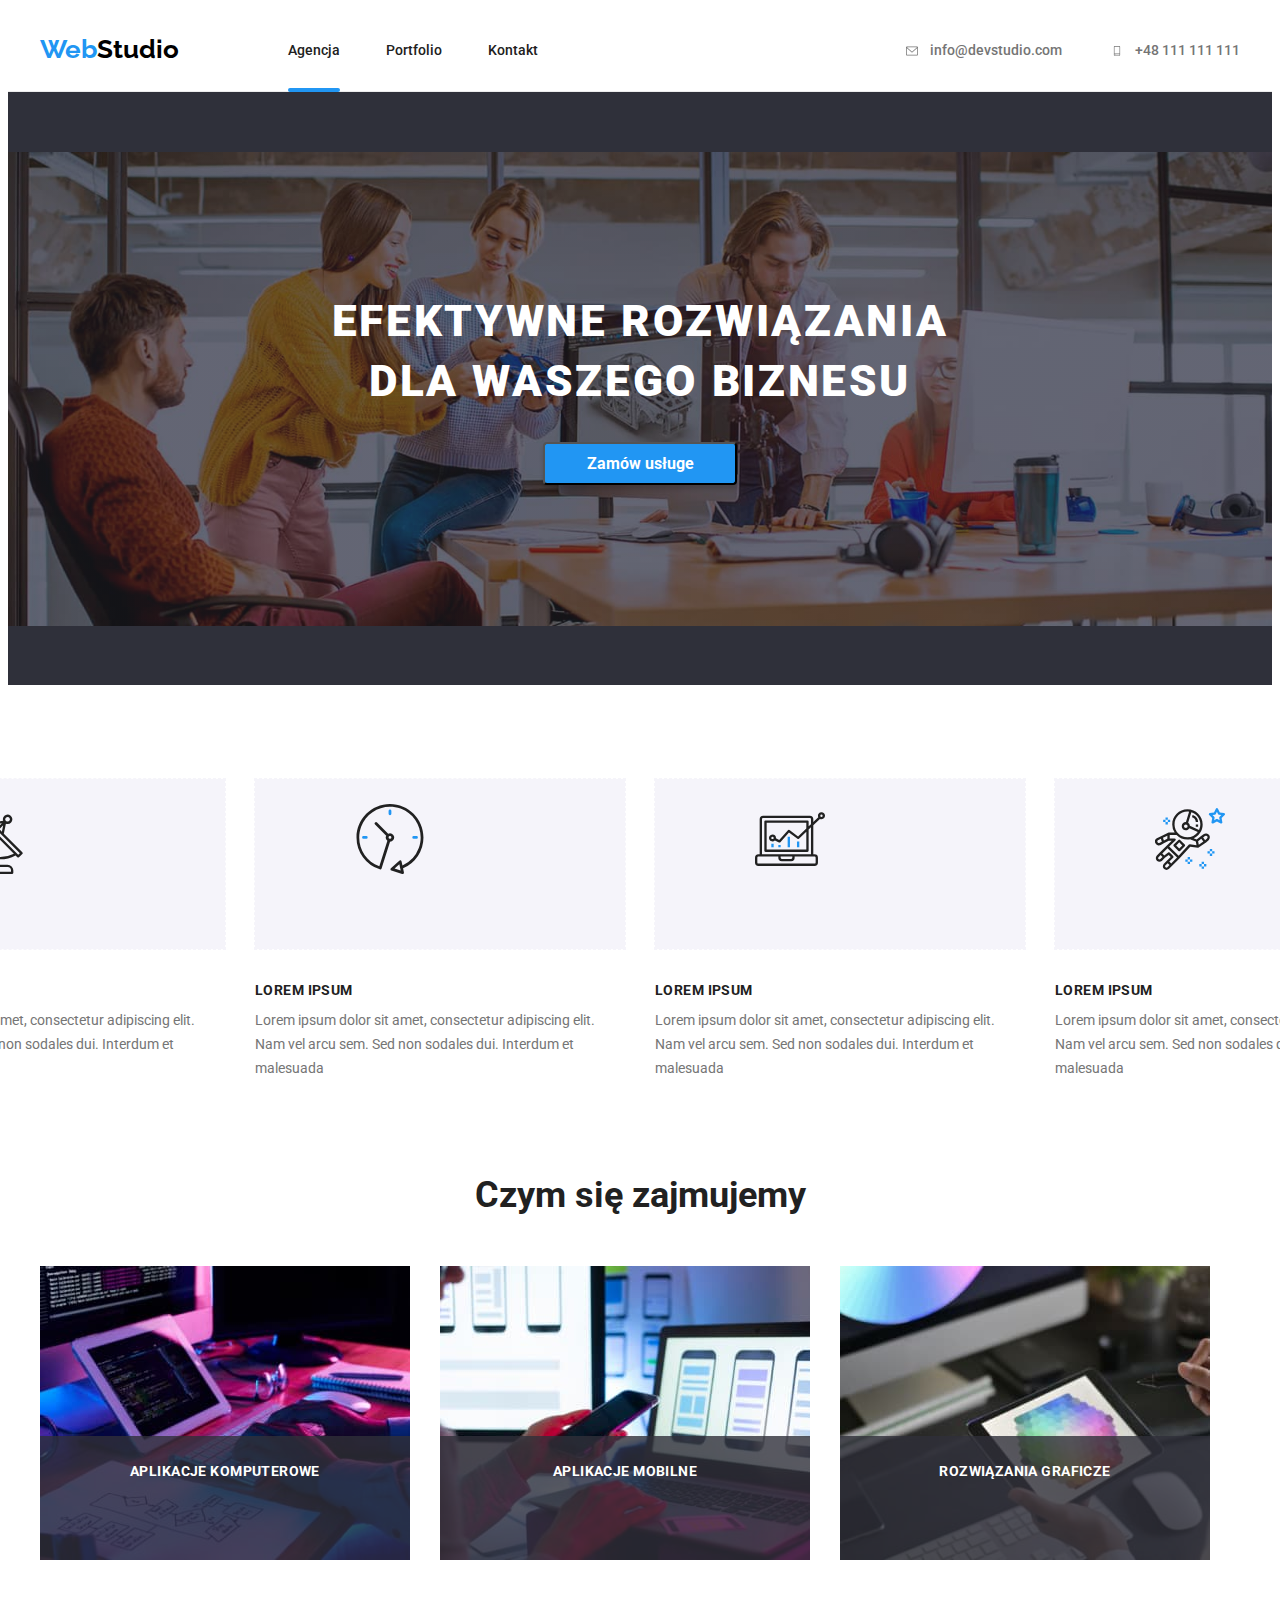
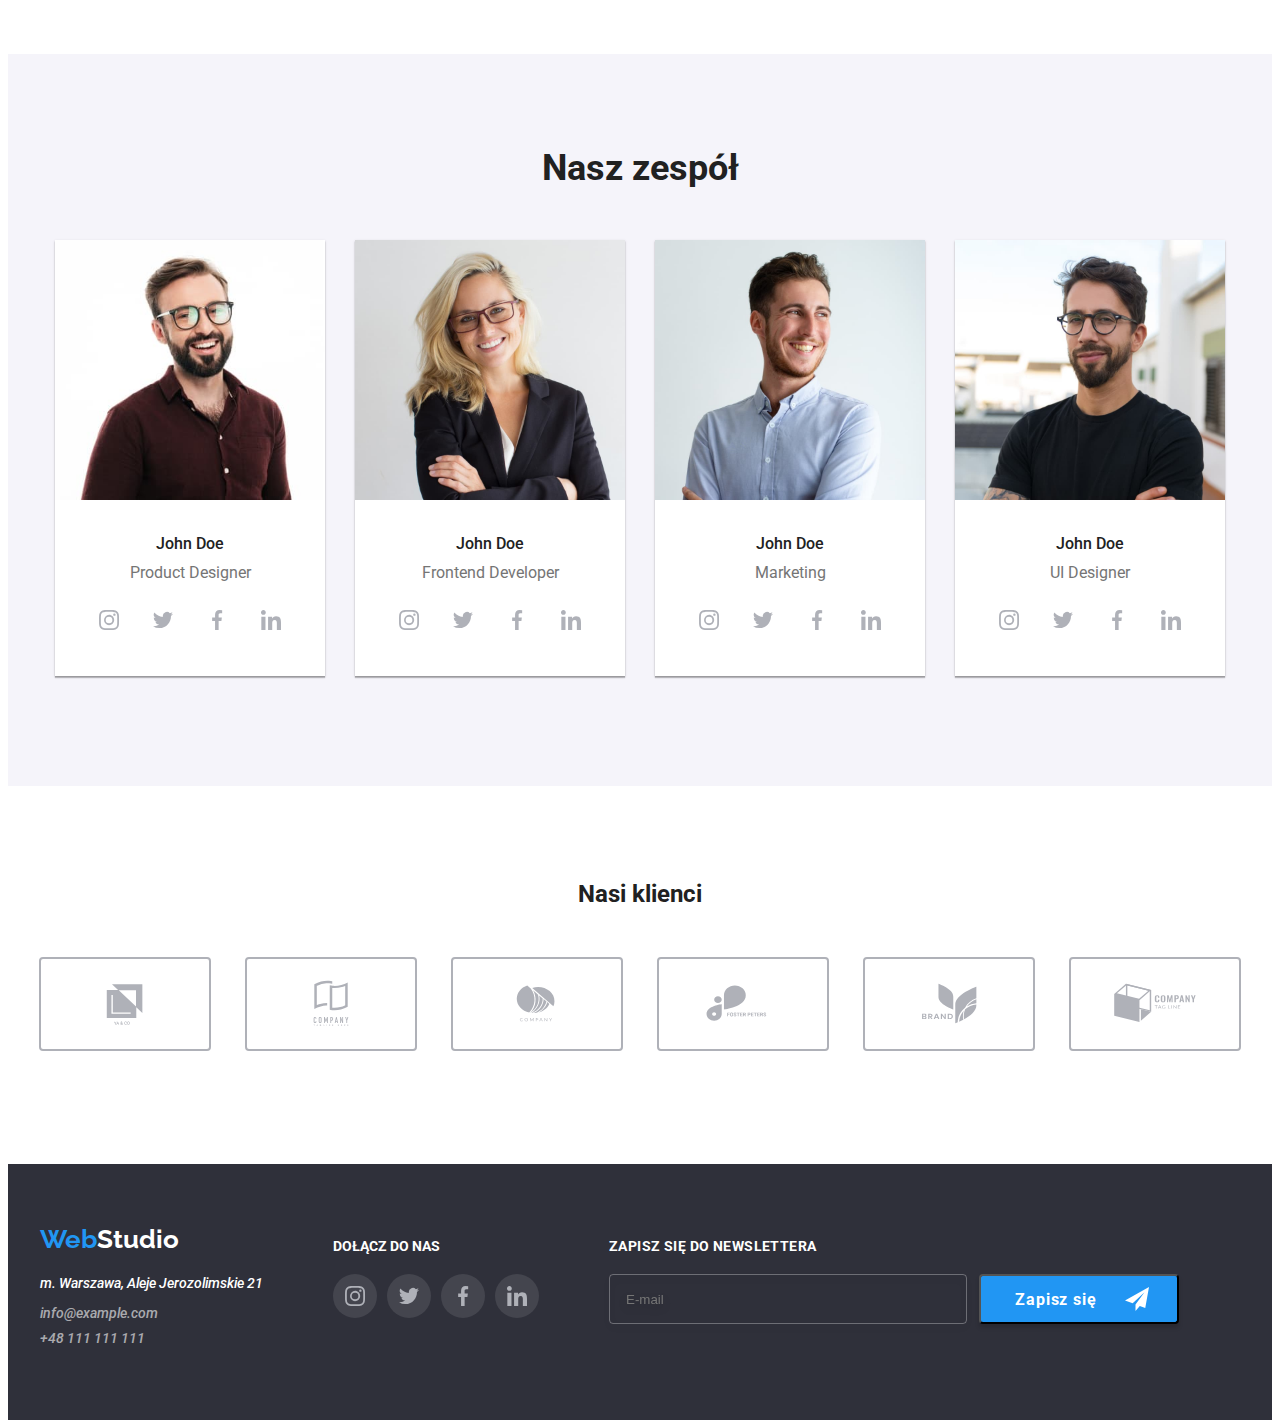
<file: index.html>
<!DOCTYPE html>
<html lang="pl">
  <head>
    <meta charset="UTF-8" />
    <meta http-equiv="X-UA-Compatible" content="IE=edge" />
    <meta name="viewport" content="width=device-width, initial-scale=1.0" />
    <title>Studio</title>
    <link
      rel="stylesheet"
      href="https://cdnjs.cloudflare.com/ajax/libs/modern-normalize/1.1.0/modern-normalize.min.css"
      integrity="sha512-wpPYUAdjBVSE4KJnH1VR1HeZfpl1ub8YT/NKx4PuQ5NmX2tKuGu6U/JRp5y+Y8XG2tV+wKQpNHVUX03MfMFn9Q=="
      crossorigin="anonymous"
      referrerpolicy="no-referrer"
    />

    <link rel="stylesheet" href="./css/styles.css" />

    <link rel="preconnect" href="https://fonts.googleapis.com" />
    <link rel="preconnect" href="https://fonts.gstatic.com" crossorigin />
    <link
      href="https://fonts.googleapis.com/css2?family=Raleway:ital,wght@0,700;1,700&family=Roboto:ital,wght@0,400;0,500;0,700;0,900;1,400;1,500;1,700;1,900&display=swap"
      rel="stylesheet"
    />
  </head>
  <body>
    <header class="main-header">
      <div class="container header-flex">
        <a href="/" class="logo">
          <span class="web"> Web</span><span class="studio">Studio</span>
        </a>
        <nav class="navigation">
          <ul class="navigation-ul">
            <li>
              <div class="is-active"><a href="./index.html" class="index"> Agencja</a></div>
            </li>
            <li><a href="./portfolio.html" class="portfolio">Portfolio</a></li>
            <li><a href="/kontakt" class="contact">Kontakt</a></li>
          </ul>
        </nav>
        <ul class="header-addres-li">
          <li>
            <a href="mailto:info@devstudio.com" class="e-mail">
              <svg width="16" height="12" class="main-ikon-envelope">
                <use href="./images/icons.svg#icon-envelope"></use></svg
              >info@devstudio.com
            </a>
          </li>

          <li>
            <a href="tel:+48111111111" class="telephone">
              <svg width="10" height="16" class="main-ikon-smartphone">
                <use href="./images/icons.svg#icon-smartphone"></use>
              </svg>
              +48 111 111 111
            </a>
          </li>
        </ul>
      </div>
    </header>

    <main>
      <div class="main-div">
        <div class="container">
          <div class="main-flex">
            <h1 class="main-h1">EFEKTYWNE ROZWIĄZANIA DLA WASZEGO BIZNESU</h1>

            <button data-modal-open class="main-button">Zamów usługe</button>
            <div class="modal is-hidden" data-modal>
              <div class="inside-modal">
                <button data-modal-close class="close-data-modal">
                  <svg class="modal-test">
                    <use href="./images/icons.svg#icon-closeclose-but" width="30" height="30"></use>
                  </svg>
                </button>
                <form class="form-data">
                  <div class="form-group" role="group" aria-labelledby="contact-details-head">
                    <p class="form-group-p">Zostaw swoje dane w formularzu poniżej</p>
                    <label class="form-group-label">
                      Imię
                      <input type="text" name="username" class="form-group-input" />
                      <svg class="form-group-svg">
                        <use href="./images/icons.svg#icon-Vectorimie" width="12" height="12"></use>
                      </svg>
                    </label>
                    <label class="form-group-label">
                      Telefon
                      <input type="tel" name="phone_number" class="form-group-input" />
                      <svg class="form-group-svg">
                        <use
                          href="./images/icons.svg#icon-Vectortelefon"
                          width="12"
                          height="12"
                        ></use>
                      </svg>
                    </label>
                    <label class="form-group-label">
                      Email
                      <input type="email" name="email" class="form-group-input" />
                      <svg class="form-group-svg">
                        <use
                          href="./images/icons.svg#icon-Vectoremail"
                          width="12"
                          height="12"
                        ></use>
                      </svg>
                    </label>
                    <label class="form-group-label">
                      Komentarz
                      <textarea
                        name="feedback"
                        rows="6"
                        placeholder="Wprowadź tekst "
                        class="form-group-input-feedback"
                      ></textarea>
                    </label>
                    <label class="form-group-label-last">
                      <input
                        type="checkbox"
                        name="terms_and_conditions"
                        value="agree"
                        class="form-group-input-last"
                      />
                      <span class="checkmark"
                        ><svg class="test-checkmark">
                          <use
                            href="./images/icons.svg#icon-icon-checkcheckbox"
                            width="18"
                            height="18"
                          ></use>
                        </svg>
                      </span>
                      <span class="terms">
                        Oświadczam iż akceptuję <span class="conditions"> Regulamin</span> i
                        <span class="conditions">Politykę Prywatności</span>.
                      </span>
                    </label>
                  </div>
                  <button type="submit" class="send-form-info">Wyślij</button>
                </form>
              </div>
            </div>
          </div>
        </div>
      </div>

      <section class="section lower-bottom">
        <div class="container">
          <ul class="lorem">
            <li class="lorem-li">
              <svg class="icon-lorem" width="270" height="120">
                <use href="./images/icons.svg#icon-antenna-1" width="70" height="70"></use>
              </svg>
              <h5 class="lorem-h5">LOREM IPSUM</h5>
              <p class="lorem-p">
                Lorem ipsum dolor sit amet, consectetur adipiscing elit. Nam vel arcu sem. Sed non
                sodales dui. Interdum et malesuada
              </p>
            </li>
            <li class="lorem-li">
              <svg class="icon-lorem" width="270" height="120">
                <use href="./images/icons.svg#icon-clock-1" width="70" height="70"></use>
              </svg>
              <h5 class="lorem-h5">LOREM IPSUM</h5>
              <p class="lorem-p">
                Lorem ipsum dolor sit amet, consectetur adipiscing elit. Nam vel arcu sem. Sed non
                sodales dui. Interdum et malesuada
              </p>
            </li>
            <li class="lorem-li">
              <svg class="icon-lorem" width="270" height="120">
                <use href="./images/icons.svg#icon-diagram-1" width="70" height="70"></use>
              </svg>
              <h5 class="lorem-h5">LOREM IPSUM</h5>
              <p class="lorem-p">
                Lorem ipsum dolor sit amet, consectetur adipiscing elit. Nam vel arcu sem. Sed non
                sodales dui. Interdum et malesuada
              </p>
            </li>
            <li class="lorem-li">
              <svg class="icon-lorem" width="270" height="120">
                <use href="./images/icons.svg#icon-astronaut-1" width="70" height="70"></use>
              </svg>
              <h5 class="lorem-h5">LOREM IPSUM</h5>
              <p class="lorem-p">
                Lorem ipsum dolor sit amet, consectetur adipiscing elit. Nam vel arcu sem. Sed non
                sodales dui. Interdum et malesuada
              </p>
            </li>
          </ul>
        </div>
      </section>
      <section class="what-to-do section">
        <div class="container">
          <h2 class="what-to-do-h2"><center>Czym się zajmujemy</center></h2>
          <ul class="what-to-do-ul">
            <li class="do-to">
              <img
                src="images/box1.jpg"
                alt="praca przy komputerze w domu"
                width="370"
                height="294"
              />
              <p class="to-do-type">APLIKACJE KOMPUTEROWE</p>
            </li>
            <li class="to-do-li do-to">
              <img
                src="images/box2.jpg"
                alt="łączenie telefonu z komputerem "
                width="370"
                height="294"
              />
              <p class="to-do-type">APLIKACJE MOBILNE</p>
            </li>
            <li class="to-do-li do-to">
              <img src="images/box3.jpg" alt="wybór koloru z palety RGB" width="370" height="294" />
              <p class="to-do-type">ROZWIĄZANIA GRAFICZE</p>
            </li>
          </ul>
        </div>
      </section>
      <section class="team section">
        <div class="container">
          <h2 class="team-h2"><center>Nasz zespół</center></h2>
          <ul class="team-list">
            <li class="team-li">
              <figure class="team-figure">
                <img
                  src="images/imgproduct.jpg"
                  alt="John Doe Product Designer"
                  width="270"
                  height="260"
                />
                <figcaption class="signature-position">
                  <div class="signature-inside"><center>John Doe</center></div>
                  <div class="job-position"><center>Product Designer</center></div>
                  <ul class="team-social-ul">
                    <li>
                      <svg height="44" width="44" class="social-icon">
                        <circle
                          class="circle-social-icon"
                          r="22"
                          fill="rgba(255, 255, 255, 0.1)"
                          cx="22"
                          cy="22"
                        ></circle>
                        <use href="./images/icons.svg#icon-Ellipse"></use>
                      </svg>
                    </li>
                    <li>
                      <svg height="44" width="44" class="social-icon">
                        <circle
                          class="circle-social-icon"
                          r="22"
                          fill="rgba(255, 255, 255, 0.1)"
                          cx="22"
                          cy="22"
                        ></circle>
                        <use href="./images/icons.svg#icon-Ellipse-1"></use>
                      </svg>
                    </li>
                    <li>
                      <svg height="44" width="44" class="social-icon">
                        <circle
                          class="circle-social-icon"
                          r="22"
                          fill="rgba(255, 255, 255, 0.1)"
                          cx="22"
                          cy="22"
                        ></circle>
                        <use href="./images/icons.svg#icon-Ellipse-2"></use>
                      </svg>
                    </li>
                    <li>
                      <svg height="44" width="44" class="social-icon">
                        <circle
                          class="circle-social-icon"
                          r="22"
                          fill="rgba(255, 255, 255, 0.1)"
                          cx="22"
                          cy="22"
                        ></circle>
                        <use href="./images/icons.svg#icon-Ellipse-3"></use>
                      </svg>
                    </li>
                  </ul>
                </figcaption>
              </figure>
            </li>
            <li class="team-li">
              <figure class="team-figure">
                <img
                  src="images/imgfront.jpg"
                  alt="John Doe Frontend Developer"
                  width="270"
                  height="260"
                />
                <figcaption class="signature-position">
                  <div class="signature-inside"><center>John Doe</center></div>
                  <div class="job-position"><center>Frontend Developer</center></div>
                  <ul class="team-social-ul">
                    <li>
                      <svg height="44" width="44" class="social-icon">
                        <circle
                          class="circle-social-icon"
                          r="22"
                          fill="rgba(255, 255, 255, 0.1)"
                          cx="22"
                          cy="22"
                        ></circle>
                        <use href="./images/icons.svg#icon-Ellipse"></use>
                      </svg>
                    </li>
                    <li>
                      <svg height="44" width="44" class="social-icon">
                        <circle
                          class="circle-social-icon"
                          r="22"
                          fill="rgba(255, 255, 255, 0.1)"
                          cx="22"
                          cy="22"
                        ></circle>
                        <use href="./images/icons.svg#icon-Ellipse-1"></use>
                      </svg>
                    </li>
                    <li>
                      <svg height="44" width="44" class="social-icon">
                        <circle
                          class="circle-social-icon"
                          r="22"
                          fill="rgba(255, 255, 255, 0.1)"
                          cx="22"
                          cy="22"
                        ></circle>
                        <use href="./images/icons.svg#icon-Ellipse-2"></use>
                      </svg>
                    </li>
                    <li>
                      <svg height="44" width="44" class="social-icon">
                        <circle
                          class="circle-social-icon"
                          r="22"
                          fill="rgba(255, 255, 255, 0.1)"
                          cx="22"
                          cy="22"
                        ></circle>
                        <use href="./images/icons.svg#icon-Ellipse-3"></use>
                      </svg>
                    </li>
                  </ul>
                </figcaption>
              </figure>
            </li>
            <li class="team-li">
              <figure class="team-figure">
                <img
                  src="images/imgmarketing.jpg"
                  alt="John Doe Marketing"
                  width="270"
                  height="260"
                />
                <figcaption class="signature-position">
                  <div class="signature-inside"><center>John Doe</center></div>
                  <div class="job-position"><center>Marketing</center></div>
                  <ul class="team-social-ul">
                    <li>
                      <svg height="44" width="44" class="social-icon">
                        <circle
                          class="circle-social-icon"
                          r="22"
                          fill="rgba(255, 255, 255, 0.1)"
                          cx="22"
                          cy="22"
                        ></circle>
                        <use href="./images/icons.svg#icon-Ellipse"></use>
                      </svg>
                    </li>
                    <li>
                      <svg height="44" width="44" class="social-icon">
                        <circle
                          class="circle-social-icon"
                          r="22"
                          fill="rgba(255, 255, 255, 0.1)"
                          cx="22"
                          cy="22"
                        ></circle>
                        <use href="./images/icons.svg#icon-Ellipse-1"></use>
                      </svg>
                    </li>
                    <li>
                      <svg height="44" width="44" class="social-icon">
                        <circle
                          class="circle-social-icon"
                          r="22"
                          fill="rgba(255, 255, 255, 0.1)"
                          cx="22"
                          cy="22"
                        ></circle>
                        <use href="./images/icons.svg#icon-Ellipse-2"></use>
                      </svg>
                    </li>
                    <li>
                      <svg height="44" width="44" class="social-icon">
                        <circle
                          class="circle-social-icon"
                          r="22"
                          fill="rgba(255, 255, 255, 0.1)"
                          cx="22"
                          cy="22"
                        ></circle>
                        <use href="./images/icons.svg#icon-Ellipse-3"></use>
                      </svg>
                    </li>
                  </ul>
                </figcaption>
              </figure>
            </li>
            <li class="team-li">
              <figure class="team-figure">
                <img
                  src="images/imguidesigner.jpg"
                  alt="John Doe UI Designer"
                  width="270"
                  height="260"
                />
                <figcaption class="signature-position">
                  <div class="signature-inside"><center>John Doe</center></div>
                  <div class="job-position"><center>UI Designer</center></div>
                  <ul class="team-social-ul">
                    <li>
                      <svg height="44" width="44" class="social-icon">
                        <circle
                          class="circle-social-icon"
                          r="22"
                          fill="rgba(255, 255, 255, 0.1)"
                          cx="22"
                          cy="22"
                        ></circle>
                        <use href="./images/icons.svg#icon-Ellipse"></use>
                      </svg>
                    </li>
                    <li>
                      <svg height="44" width="44" class="social-icon">
                        <circle
                          class="circle-social-icon"
                          r="22"
                          fill="rgba(255, 255, 255, 0.1)"
                          cx="22"
                          cy="22"
                        ></circle>
                        <use href="./images/icons.svg#icon-Ellipse-1"></use>
                      </svg>
                    </li>
                    <li>
                      <svg height="44" width="44" class="social-icon">
                        <circle
                          class="circle-social-icon"
                          r="22"
                          fill="rgba(255, 255, 255, 0.1)"
                          cx="22"
                          cy="22"
                        ></circle>
                        <use href="./images/icons.svg#icon-Ellipse-2"></use>
                      </svg>
                    </li>
                    <li>
                      <svg height="44" width="44" class="social-icon">
                        <circle
                          class="circle-social-icon"
                          r="22"
                          fill="rgba(255, 255, 255, 0.1)"
                          cx="22"
                          cy="22"
                        ></circle>
                        <use href="./images/icons.svg#icon-Ellipse-3"></use>
                      </svg>
                    </li>
                  </ul>
                </figcaption>
              </figure>
            </li>
          </ul>
        </div>
      </section>
      <section class="section">
        <div class="container">
          <h2 class="clients-h2"><center>Nasi klienci</center></h2>
          <ul class="clients-ul">
            <li>
              <svg class="ikona" width="170" height="92">
                <use href="./images/icons.svg#icon-Logo"></use>
              </svg>
            </li>
            <li>
              <svg class="ikona" width="170" height="92">
                <use href="./images/icons.svg#icon-Logo-1"></use>
              </svg>
            </li>
            <li>
              <svg class="ikona" width="170" height="92">
                <use href="./images/icons.svg#icon-Logo-2"></use>
              </svg>
            </li>
            <li>
              <svg class="ikona" width="170" height="92">
                <use href="./images/icons.svg#icon-Logo-3"></use>
              </svg>
            </li>
            <li>
              <svg class="ikona" width="170" height="92">
                <use href="./images/icons.svg#icon-Logo-4"></use>
              </svg>
            </li>
            <li>
              <svg class="ikona" width="170" height="92">
                <use href="./images/icons.svg#icon-Logo-5"></use>
              </svg>
            </li>
          </ul>
        </div>
      </section>
    </main>
    <footer class="main-footer">
      <div class="container flex-footer">
        <div class="footer-info">
          <a href="/" class="logo-footer">
            <span class="web"> Web</span><span class="studio-footer">Studio</span>
          </a>
          <address class="address-footer">
            m. Warszawa, Aleje Jerozolimskie 21
            <ul>
              <li class="footer-li">
                <a href="mailto:info@example.com" class="footer-info">info@example.com </a>
              </li>
              <li class="footer-li">
                <a href="tel:+48111111111" class="footer-info"> +48 111 111 111 </a>
              </li>
            </ul>
          </address>
        </div>
        <div class="footer-social">
          <p class="footer-p">DOŁĄCZ DO NAS</p>
          <ul class="footer-social-ul">
            <li>
              <svg height="44" width="44" class="social-icon">
                <circle
                  class="circle-social-icon"
                  r="22"
                  fill="rgba(255, 255, 255, 0.1)"
                  cx="22"
                  cy="22"
                ></circle>
                <use href="./images/icons.svg#icon-Ellipse"></use>
              </svg>
            </li>
            <li>
              <svg height="44" width="44" class="social-icon">
                <circle
                  class="circle-social-icon"
                  r="22"
                  fill="rgba(255, 255, 255, 0.1)"
                  cx="22"
                  cy="22"
                ></circle>
                <use href="./images/icons.svg#icon-Ellipse-1"></use>
              </svg>
            </li>
            <li>
              <svg height="44" width="44" class="social-icon">
                <circle
                  class="circle-social-icon"
                  r="22"
                  fill="rgba(255, 255, 255, 0.1)"
                  cx="22"
                  cy="22"
                ></circle>
                <use href="./images/icons.svg#icon-Ellipse-2"></use>
              </svg>
            </li>
            <li>
              <svg height="44" width="44" class="social-icon">
                <circle
                  class="circle-social-icon"
                  r="22"
                  fill="rgba(255, 255, 255, 0.1)"
                  cx="22"
                  cy="22"
                ></circle>
                <use href="./images/icons.svg#icon-Ellipse-3"></use>
              </svg>
            </li>
          </ul>
        </div>
        <div class="newsletter-footer">
          <form>
            <label>
              <div class="newsletter">ZAPISZ SIĘ DO NEWSLETTERA</div>
              <input
                type="email"
                name="newsletter-e-mail"
                placeholder="E-mail"
                class="newsletter-e-mail"
              />
            </label>
            <button type="submit" class="button-newsletter">
              Zapisz się                
              <svg class="test-newsletter" width="24" height="24">
                <use href="./images/icons.svg#icon-icon-sendnewsletter"></use>
              </svg>
            </button>
          </form>
        </div>
      </div>
    </footer>
    <script src="./js/modal.js"></script>
  </body>
</html>
<!--  -->
</file>
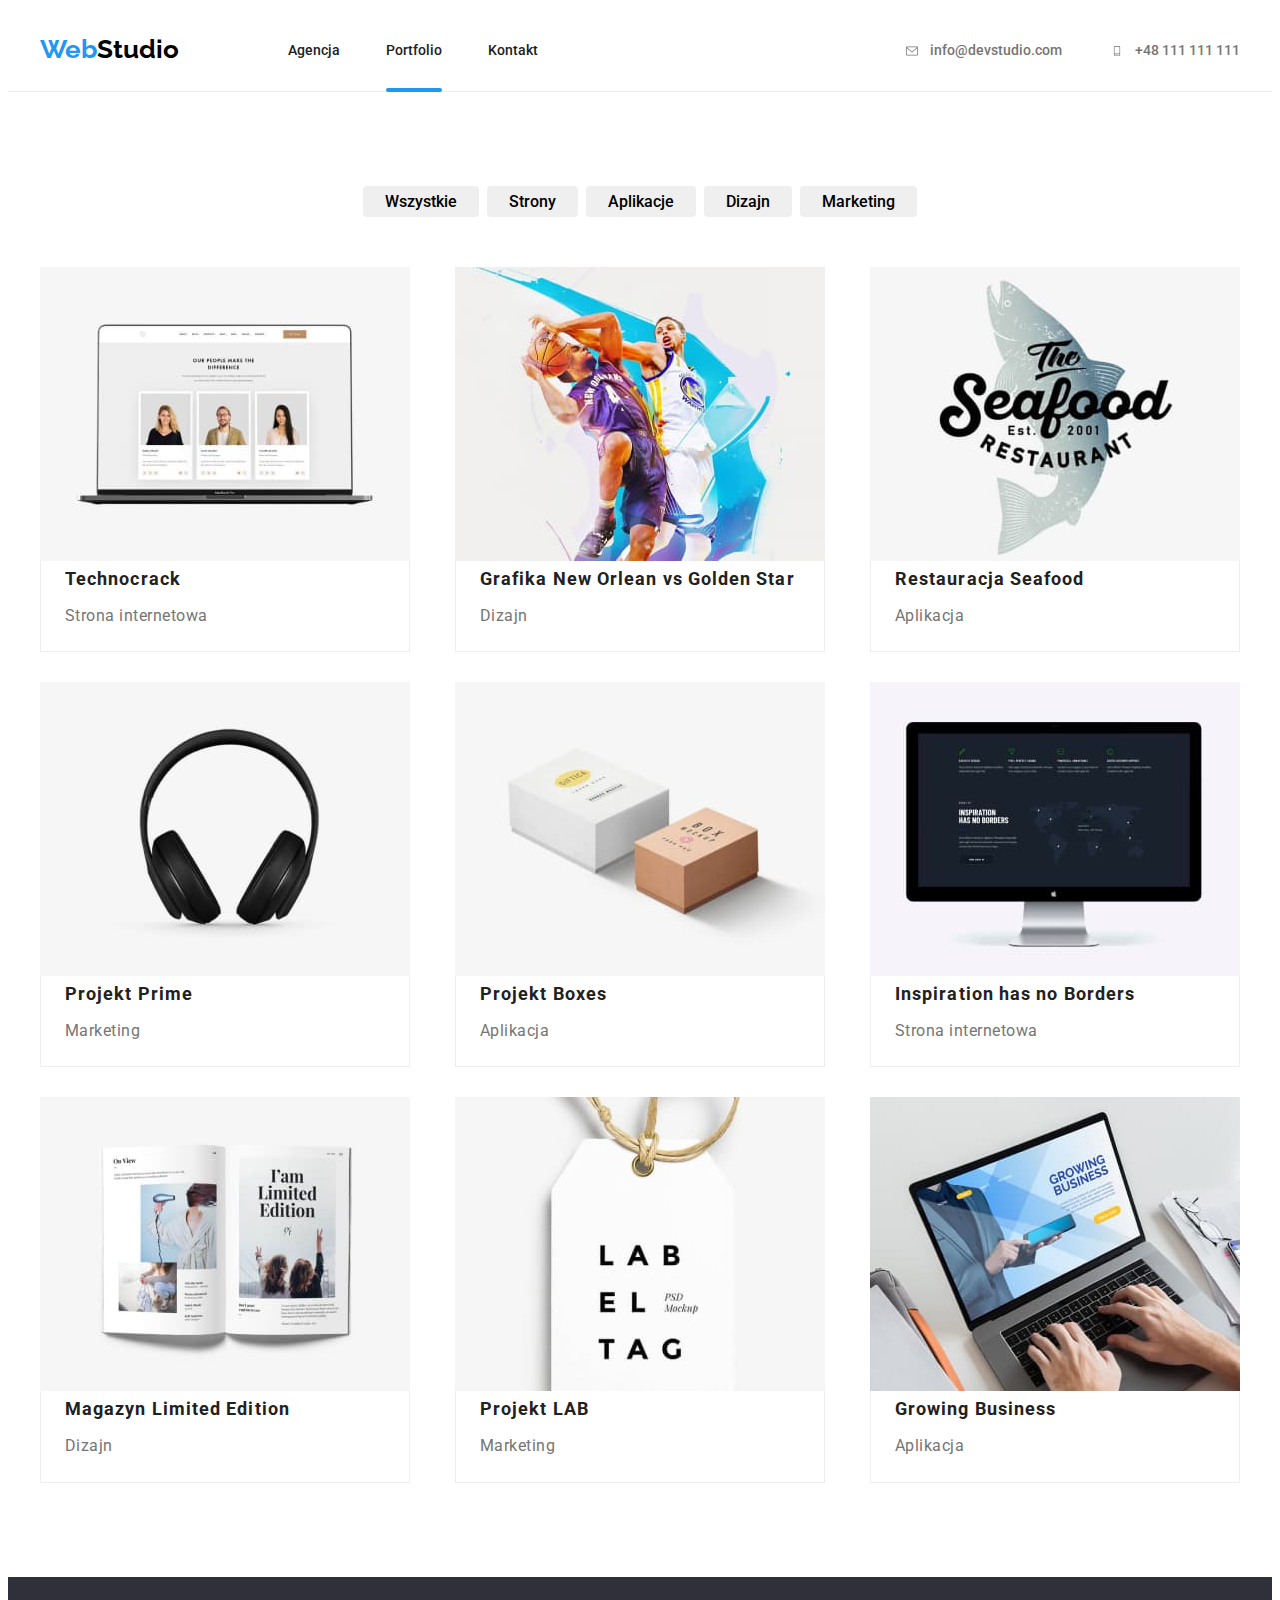
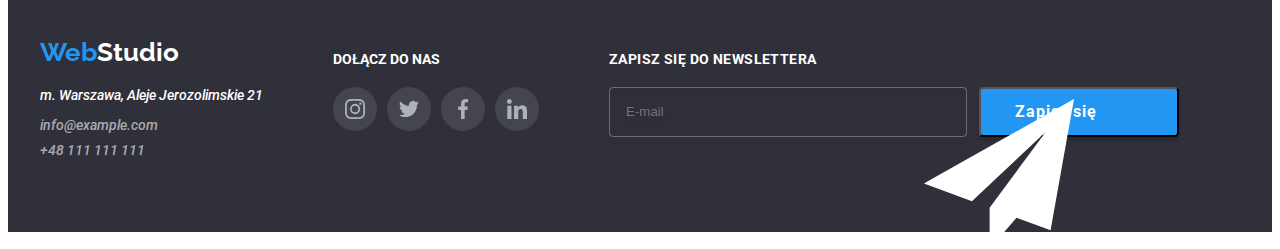
<file: portfolio.html>
<!DOCTYPE html>
<html lang="pl">
  <head>
    <meta charset="UTF-8" />
    <meta http-equiv="X-UA-Compatible" content="IE=edge" />
    <meta name="viewport" content="width=device-width, initial-scale=1.0" />
    <title>Studio</title>
    <link rel="stylesheet" href="./css/styles.css" />

    <link rel="preconnect" href="https://fonts.googleapis.com" />
    <link rel="preconnect" href="https://fonts.gstatic.com" crossorigin />
    <link
      href="https://fonts.googleapis.com/css2?family=Raleway:ital,wght@0,700;1,700&family=Roboto:ital,wght@0,400;0,500;0,700;0,900;1,400;1,500;1,700;1,900&display=swap"
      rel="stylesheet"
    />
  </head>
  <body>
    <header class="main-header">
      <div class="container header-flex">
        <a href="/" class="logo">
          <span class="web"> Web</span><span class="studio">Studio</span>
        </a>
        <nav class="navigation">
          <ul class="navigation-ul">
            <li><a href="./index.html" class="index"> Agencja</a></li>
            <li>
              <div class="is-active">
                <a href="./portfolio.html" class="portfolio">Portfolio</a>
              </div>
            </li>
            <li><a href="/kontakt" class="contact">Kontakt</a></li>
          </ul>
        </nav>
        <ul class="header-addres-li">
          <li>
            <a href="mailto:info@devstudio.com" class="e-mail">
              <svg width="16" height="12" class="main-ikon-envelope">
                <use href="./images/icons.svg#icon-envelope"></use></svg
              >info@devstudio.com
            </a>
          </li>

          <li>
            <a href="tel:+48111111111" class="telephone">
              <svg width="10" height="16" class="main-ikon-smartphone">
                <use href="./images/icons.svg#icon-smartphone"></use>
              </svg>
              +48 111 111 111
            </a>
          </li>
        </ul>
      </div>
    </header>
    <main class="portfolio-main">
      <section class="section">
        <div class="container">
          <div class="portfolio-main-div">
            <ul class="ul-portfolio-button">
              <li class="button-portfolio">
                <button type="button" class="portfolio-button">Wszystkie</button>
              </li>

              <li class="button-portfolio">
                <button type="button" class="portfolio-button">Strony</button>
              </li>
              <li class="button-portfolio">
                <button type="button" class="portfolio-button">Aplikacje</button>
              </li>
              <li class="button-portfolio">
                <button type="button" class="portfolio-button">Dizajn</button>
              </li>
              <li class="button-portfolio">
                <button type="button" class="portfolio-button">Marketing</button>
              </li>
            </ul>
          </div>
          <div class="images-portfolio">
            <ul class="ul-portfolio">
              <li class="li-images-portfolio">
                <div class="portfolio-div">
                  <figure class="figure-image-portfolio">
                    <div class="overlay-box">
                      <div class="overlay">
                        <p class="text-in-portfolio">
                          Technocrack jest popularną platformą wykorzystywaną do rozpowszechniania
                          koronawirusa. Firmy wykorzystują tę platformę do celów szpiegowskich i
                          ataków na niezabezpieczone serwery konkurencji
                        </p>
                      </div>
                      <img
                        src="images/project1.jpg"
                        alt="Strona internetowa Technocrack"
                        width="370"
                        height="294"
                        class="img-portfolio"
                      />
                    </div>
                    <figcaption class="signature">Technocrack <br /></figcaption>
                  </figure>
                  <p class="signature-second">Strona internetowa</p>
                </div>
              </li>

              <li class="li-images-portfolio">
                <div class="portfolio-div">
                  <figure class="figure-image-portfolio">
                    <div class="overlay-box">
                      <div class="overlay">
                        <p class="text-in-portfolio">
                          Technocrack jest popularną platformą wykorzystywaną do rozpowszechniania
                          koronawirusa. Firmy wykorzystują tę platformę do celów szpiegowskich i
                          ataków na niezabezpieczone serwery konkurencji
                        </p>
                      </div>
                      <img
                        src="images/project2.jpg"
                        alt="Dizajn Grafika New Orlean vs Golden Star"
                        width="370"
                        height="294"
                        class="img-portfolio"
                      />
                    </div>
                    <figcaption class="signature">
                      Grafika New Orlean vs Golden Star <br />
                    </figcaption>
                  </figure>
                  <p class="signature-second">Dizajn</p>
                </div>
              </li>
              <li class="li-images-portfolio">
                <div class="portfolio-div">
                  <figure class="figure-image-portfolio">
                    <div class="overlay-box">
                      <div class="overlay">
                        <p class="text-in-portfolio">
                          Technocrack jest popularną platformą wykorzystywaną do rozpowszechniania
                          koronawirusa. Firmy wykorzystują tę platformę do celów szpiegowskich i
                          ataków na niezabezpieczone serwery konkurencji
                        </p>
                      </div>
                      <img
                        src="images/project3.jpg"
                        alt="Aplikacja Restauracja Seafood"
                        width="370"
                        height="294"
                        class="img-portfolio"
                      />
                    </div>

                    <figcaption class="signature">Restauracja Seafood <br /></figcaption>
                  </figure>
                  <p class="signature-second">Aplikacja</p>
                </div>
              </li>
              <li class="li-images-portfolio">
                <div class="portfolio-div">
                  <figure class="figure-image-portfolio">
                    <div class="overlay-box">
                      <div class="overlay">
                        <p class="text-in-portfolio">
                          Technocrack jest popularną platformą wykorzystywaną do rozpowszechniania
                          koronawirusa. Firmy wykorzystują tę platformę do celów szpiegowskich i
                          ataków na niezabezpieczone serwery konkurencji
                        </p>
                      </div>
                      <img
                        src="images/project4.jpg"
                        alt="Marketing Projekt Prime"
                        width="370"
                        height="294"
                        class="img-portfolio"
                      />
                    </div>
                    <figcaption class="signature">Projekt Prime <br /></figcaption>
                  </figure>
                  <p class="signature-second">Marketing</p>
                </div>
              </li>
              <li class="li-images-portfolio">
                <div class="portfolio-div">
                  <figure class="figure-image-portfolio">
                    <div class="overlay-box">
                      <div class="overlay">
                        <p class="text-in-portfolio">
                          Technocrack jest popularną platformą wykorzystywaną do rozpowszechniania
                          koronawirusa. Firmy wykorzystują tę platformę do celów szpiegowskich i
                          ataków na niezabezpieczone serwery konkurencji
                        </p>
                      </div>
                      <img
                        src="images/project5.jpg"
                        alt="Aplikacja Projekt Boxes"
                        width="370"
                        height="294"
                        class="img-portfolio"
                      />
                    </div>
                    <figcaption class="signature">Projekt Boxes <br /></figcaption>
                  </figure>
                  <p class="signature-second">Aplikacja</p>
                </div>
              </li>
              <li class="li-images-portfolio">
                <div class="portfolio-div">
                  <figure class="figure-image-portfolio">
                    <div class="overlay-box">
                      <div class="overlay">
                        <p class="text-in-portfolio">
                          Technocrack jest popularną platformą wykorzystywaną do rozpowszechniania
                          koronawirusa. Firmy wykorzystują tę platformę do celów szpiegowskich i
                          ataków na niezabezpieczone serwery konkurencji
                        </p>
                      </div>
                      <img
                        src="images/project6.jpg"
                        alt="Strona internetowa Inspiration has no Borders"
                        width="370"
                        height="294"
                        class="img-portfolio"
                      />
                    </div>
                    <figcaption class="signature">Inspiration has no Borders <br /></figcaption>
                  </figure>
                  <p class="signature-second">Strona internetowa</p>
                </div>
              </li>
              <li class="li-images-portfolio">
                <div class="portfolio-div">
                  <figure class="figure-image-portfolio">
                    <div class="overlay-box">
                      <div class="overlay">
                        <p class="text-in-portfolio">
                          Technocrack jest popularną platformą wykorzystywaną do rozpowszechniania
                          koronawirusa. Firmy wykorzystują tę platformę do celów szpiegowskich i
                          ataków na niezabezpieczone serwery konkurencji
                        </p>
                      </div>
                      <img
                        src="images/project7.jpg"
                        alt="Dizajn Magazyn Limited Edition"
                        width="370"
                        height="294"
                        class="img-portfolio"
                      />
                    </div>
                    <figcaption class="signature">Magazyn Limited Edition <br /></figcaption>
                  </figure>
                  <p class="signature-second">Dizajn</p>
                </div>
              </li>
              <li>
                <div class="portfolio-div">
                  <figure class="figure-image-portfolio">
                    <div class="overlay-box">
                      <div class="overlay">
                        <p class="text-in-portfolio">
                          Technocrack jest popularną platformą wykorzystywaną do rozpowszechniania
                          koronawirusa. Firmy wykorzystują tę platformę do celów szpiegowskich i
                          ataków na niezabezpieczone serwery konkurencji
                        </p>
                      </div>
                      <img
                        src="images/project8.jpg"
                        alt="Marketing Projekt LAB"
                        width="370"
                        height="294"
                        class="img-portfolio"
                      />
                    </div>
                    <figcaption class="signature">Projekt LAB <br /></figcaption>
                  </figure>
                  <p class="signature-second">Marketing</p>
                </div>
              </li>
              <li class="li-images-portfolio">
                <div class="portfolio-div">
                  <figure class="figure-image-portfolio">
                    <div class="overlay-box">
                      <div class="overlay">
                        <p class="text-in-portfolio">
                          Technocrack jest popularną platformą wykorzystywaną do rozpowszechniania
                          koronawirusa. Firmy wykorzystują tę platformę do celów szpiegowskich i
                          ataków na niezabezpieczone serwery konkurencji
                        </p>
                      </div>
                      <img
                        src="images/project9.jpg"
                        alt="Aplikacja Growing Business"
                        width="370"
                        height="294"
                        class="img-portfolio"
                      />
                    </div>
                    <figcaption class="signature">Growing Business <br /></figcaption>
                  </figure>
                  <p class="signature-second">Aplikacja</p>
                </div>
              </li>
            </ul>
          </div>
        </div>
      </section>
    </main>
    <footer class="main-footer">
      <div class="container flex-footer">
        <div class="footer-info">
          <a href="/" class="logo-footer">
            <span class="web"> Web</span><span class="studio-footer">Studio</span>
          </a>
          <address class="address-footer">
            m. Warszawa, Aleje Jerozolimskie 21
            <ul>
              <li class="footer-li">
                <a href="mailto:info@example.com" class="footer-info">info@example.com </a>
              </li>
              <li class="footer-li">
                <a href="tel:+48111111111" class="footer-info"> +48 111 111 111 </a>
              </li>
            </ul>
          </address>
        </div>
        <div class="footer-social">
          <p class="footer-p">DOŁĄCZ DO NAS</p>
          <ul class="footer-social-ul">
            <li>
              <svg height="44" width="44" class="social-icon">
                <circle
                  class="circle-social-icon"
                  r="22"
                  fill="rgba(255, 255, 255, 0.1)"
                  cx="22"
                  cy="22"
                ></circle>
                <use href="./images/icons.svg#icon-Ellipse"></use>
              </svg>
            </li>
            <li>
              <svg height="44" width="44" class="social-icon">
                <circle
                  class="circle-social-icon"
                  r="22"
                  fill="rgba(255, 255, 255, 0.1)"
                  cx="22"
                  cy="22"
                ></circle>
                <use href="./images/icons.svg#icon-Ellipse-1"></use>
              </svg>
            </li>
            <li>
              <svg height="44" width="44" class="social-icon">
                <circle
                  class="circle-social-icon"
                  r="22"
                  fill="rgba(255, 255, 255, 0.1)"
                  cx="22"
                  cy="22"
                ></circle>
                <use href="./images/icons.svg#icon-Ellipse-2"></use>
              </svg>
            </li>
            <li>
              <svg height="44" width="44" class="social-icon">
                <circle
                  class="circle-social-icon"
                  r="22"
                  fill="rgba(255, 255, 255, 0.1)"
                  cx="22"
                  cy="22"
                ></circle>
                <use href="./images/icons.svg#icon-Ellipse-3"></use>
              </svg>
            </li>
          </ul>
        </div>
        <div class="newsletter-footer">
          <form>
            <label>
              <div class="newsletter">ZAPISZ SIĘ DO NEWSLETTERA</div>
              <input
                type="email"
                name="newsletter-e-mail"
                placeholder="E-mail"
                class="newsletter-e-mail"
              />
            </label>
<button type="submit" class="button-newsletter">
              Zapisz się
              <svg class="test-newsletter">
                <use href="./images/icons.svg#icon-icon-sendnewsletter"></use>
              </svg>
</button>
          </form>
        </div>
      </div>
    </footer>
  </body>
</html>
<!--  -->
</file>
<file: css/styles.css>
:root {
  --text-color: #212121;
  --theme-color: #e5e5e5;
  --blue-color: #2196f3;
  --white-color: #ffffff;
  --grey-color: #2f303a;
  --black-color: #000000;
  --whiter-color: #f5f4fa;
  --silver-color: #757575;
  --portfolio-div-color: #eeeeee;
  --border-bottom: #ececec;
}

body {
  font-family: 'Roboto', sans-serif;
  background: var(--white-color);
  color: var(--text-color);
  font-weight: 500;
}

ul {
  list-style-type: none;
  padding: 0%;
}

h1 {
  margin-top: 0px;
  margin-bottom: 0px;
}

h2 {
  margin-top: 0px;
  margin-bottom: 0px;
}

.container {
  max-width: 1200px;
  margin: 0 auto;
  padding: 0 15px;
}

.index {
  text-decoration: none;
  color: inherit;
  transition-duration: 250ms;
  transition-timing-function: cubic-bezier(0.4, 0, 0.2, 1);
  transition-property: color;
}
.portfolio {
  text-decoration: none;
  color: inherit;
  transition-duration: 250ms;
  transition-timing-function: cubic-bezier(0.4, 0, 0.2, 1);
  transition-property: color;
}
.contact {
  text-decoration: none;
  color: inherit;
  transition-duration: 250ms;
  transition-timing-function: cubic-bezier(0.4, 0, 0.2, 1);
  transition-property: color;
}
.e-mail {
  text-decoration: none;
  color: inherit;
  transition-duration: 250ms;
  transition-timing-function: cubic-bezier(0.4, 0, 0.2, 1);
  transition-property: color, fill;
}

.logo-footer {
  text-decoration: none;
  color: inherit;
  transition-duration: 250ms;
  transition-timing-function: cubic-bezier(0.4, 0, 0.2, 1);
  transition-property: color;
}
.footer-info {
  text-decoration: none;
  color: inherit;
  transition-duration: 250ms;
  transition-timing-function: cubic-bezier(0.4, 0, 0.2, 1);
  transition-property: color;
}

.logo:hover,
.logo:focus {
  color: var(--blue-color);
}
.index:hover,
.index:focus {
  color: var(--blue-color);
}
.portfolio:hover,
.portfolio:focus {
  color: var(--blue-color);
}
.contact:hover,
.contact:focus {
  color: var(--blue-color);
}
.e-mail:hover,
.e-mail:focus {
  color: var(--blue-color);
  fill: #2196f3;
}
.telephone:hover,
.telephone:focus {
  color: var(--blue-color);
  fill: #2196f3;
}
.logo-footer:hover,
.logo-footer:focus {
  color: var(--blue-color);
}
.footer-info:hover,
.footer-info:focus {
  color: var(--blue-color);
}
.main-button:hover,
.main-button:focus {
  background: var(--blue-color);
  color: var(--white-color);
}

.portfolio-button:hover,
.portfolio-button:focus {
  background: var(--blue-color);
  color: var(--white-color);
  box-shadow: 0px 3px 1px 0px rgba(0, 0, 0, 0.1), 0px 1px 2px 0px rgba(0, 0, 0, 0.08),
    0px 2px 2px 0px rgba(0, 0, 0, 0.12);
}

.main-header {
  background: var(--white-color);
  border-bottom-color: var(--border-bottom);
  border-bottom-width: 1px;
  border-bottom-style: solid;
  padding: 16px 0px 16px 0px;
}
.header-flex {
  display: flex;
  justify-content: center;
  justify-content: space-between;
  align-items: center;
}

.navigation-ul {
  display: flex;
  justify-content: space-between;
  gap: 46px;
  padding-top: 0px;
}

.header-addres-li {
  display: flex;
  justify-content: space-between;
  gap: 50px;
}

.address-footer {
  color: var(--white-color);
  font-size: 14px;
  margin-top: 20px;
}

.main-div {
  background: linear-gradient(to top, rgba(47, 48, 58, 0.4), rgba(47, 48, 58, 0.4)),
    url('../images/background.jpg');
  padding-top: 200px;
  padding-bottom: 200px;
  background-size: contain;
  background-repeat: no-repeat;
  background-position: center;
  background-color: var(--grey-color);
  margin-left: auto;
  margin-right: auto;
  /* background-position: center, center;
  background-repeat: no-repeat;*/
}
.main-flex {
  display: flex;
  justify-content: center;
  flex-direction: column;
  align-items: center;
  /*background: url('../images/background.jpg');*/
}

.main-h1 {
  font-weight: 900;
  font-size: 44px;
  line-height: 1.36;
  text-align: center;
  letter-spacing: 0.06em;
  text-transform: uppercase;
  max-width: 696px;
  color: var(--white-color);
}

.main-button {
  cursor: pointer;
  font-weight: 700;
  font-family: inherit;
  font-size: 16px;
  padding: 10px 41px 10px 42px;
  margin-top: 30px;
  transition-duration: 250ms;
  transition-timing-function: cubic-bezier(0.4, 0, 0.2, 1);
  transition-property: color, background;
  /*
  margin-left: 248px;
  margin-right: 248px;*/

  /*margin: 30px 485px 200px 700px;*/
}

.portfolio-button {
  cursor: pointer;
  font-family: inherit;
  font-weight: 500;
  font-size: 16px;
  padding: 6px 22px 6px 22px;
  border: none;
  border-radius: 4px;
  transition-duration: 250ms;
  transition-timing-function: cubic-bezier(0.4, 0, 0.2, 1);
  transition-property: color, backgroud, box-shadow;
}
.main-footer {
  background: var(--grey-color);
  padding-top: 60px;
  padding-bottom: 60px;
}

.web {
  color: var(--blue-color);
}
.studio {
  color: var(--black-color);
}

.studio-footer {
  color: var(--white-color);
}

.what-to-do-h2 {
  font-size: 36px;
  line-height: 1.16;
  margin-bottom: 50px;
}

.team-h2 {
  font-size: 36px;
  line-height: 1.16;
}

.logo {
  font-family: 'Raleway', sans-serif;
  text-decoration: none;
  color: inherit;

  font-weight: 700;
  font-size: 26px;
  line-height: 1.19;
  transition-duration: 250ms;
  transition-timing-function: cubic-bezier(0.4, 0, 0.2, 1);
  transition-property: color;
}

.e-mail {
  color: var(--silver-color);
  font-size: 14px;
  line-height: 1.14;
}

.telephone {
  text-decoration: none;
  color: inherit;
  font-size: 14px;
  line-height: 1.14;
  color: var(--silver-color);
  transition-duration: 250ms;
  transition-timing-function: cubic-bezier(0.4, 0, 0.2, 1);
  transition-property: color, fill;
}

.index {
  font-size: 14px;
  line-height: 1.14;
}
.portfolio {
  font-size: 14px;
  line-height: 1.14;
}
.contact {
  font-size: 14px;
  line-height: 1.14;
}

.portfolio-main-div {
  display: flex;
  justify-content: center;
  margin-bottom: 34px;
}

.main-button {
  background: var(--blue-color);
  box-shadow: 0px 4px 4px rgba(0, 0, 0, 0.15);
  border-radius: 4px;
  color: var(--white-color);
}

.footer-info {
  color: rgba(255, 255, 255, 0.6);
  padding-inline-start: 0%;
  font-size: 14px;
}
.footer-li {
  margin-top: 9px;
}

.logo-footer {
  font-family: 'Raleway';
  font-style: normal;
  font-weight: 700;
  font-size: 26px;
  line-height: 1.19;
}

.team {
  margin-left: 0px;
  margin-right: 0px;
  background: var(--whiter-color);
}

.lorem {
  display: flex;
  justify-content: center;
  gap: 30px;
  margin-top: 0px;
  margin-bottom: 0px;
}
.what-to-do-ul {
  display: flex;

  margin: 0px 0px 0px 0px;
}

.to-do-li {
  margin: 0px 0px 0px 30px;
}
.do-to {
  position: relative;
  overflow: hidden;
  height: 294px;
}

.do-to > .to-do-type {
  position: absolute;
  margin-bottom: 0;
  margin-top: 0;
  bottom: 0;
  left: 0;
  right: 0;
  height: 70px;
  padding: 27px 90px 27px 90px;
  background-color: rgba(47, 48, 58, 0.8);
  color: var(--white-color);
  font-family: 'Roboto';
  font-style: normal;
  font-weight: 700;
  font-size: 14px;
  line-height: 16px;
  text-align: center;
  letter-spacing: 0.03em;
}

.lorem-li {
  flex-basis: ((100%-90px)/4);
}

.lorem-p {
  font-style: normal;
  font-weight: 400;
  font-size: 14px;
  line-height: 1.71;
  color: #757575;
  margin-top: 10px;
  margin-bottom: 0px;
}

.lorem-h5 {
  font-style: normal;
  font-weight: 700;
  font-size: 14px;
  line-height: 1.14;
  letter-spacing: 0.03em;
  text-transform: uppercase;
  color: inherit;
  margin-top: 0px;
  margin-bottom: 0px;
}

.team-list {
  display: flex;
  gap: 30px;
  margin-top: 50px;
  justify-content: center;
}

.team-li {
  flex-basis: ((100%-90px)/4);
  box-shadow: 0px 1px 3px 0px rgba(0, 0, 0, 0.12), 0px 1px 1px 0px rgba(0, 0, 0, 0.14),
    0px 2px 1px 0px rgba(0, 0, 0, 0.2);
}

.team-figure {
  background: var(--white-color);
  margin: 0px;
}

/*
.images-portfolio {
  

}*/
.img-portfolio {
  display: block;
}

.signature-second {
  font-weight: 400;
  font-size: 16px;
  line-height: 1.88;
  letter-spacing: 0.03em;
  color: var(--silver-color);
  padding-left: 24px;
  padding-bottom: 20px;
  padding-top: 4px;
  margin: 0px;
  border-bottom: 1px solid var(--portfolio-div-color);
  border-left: 1px solid var(--portfolio-div-color);
  border-right: 1px solid var(--portfolio-div-color);
}

.signature {
  font-weight: 700;
  font-size: 18px;
  line-height: 2;
  letter-spacing: 0.06em;
  padding-left: 24px;

  border-left: 1px solid var(--portfolio-div-color);
  border-right: 1px solid var(--portfolio-div-color);
}

.portfolio-div {
  background: var(--white-color);
  transition-duration: 250ms;
  transition-timing-function: cubic-bezier(0.4, 0, 0.2, 1);
  transition-property: box-shadow;
}

.overlay-box {
  position: relative;
  overflow: hidden;
  transition-duration: 250ms;
  transition-timing-function: cubic-bezier(0.4, 0, 0.2, 1);
  transition-property: width, height, transform;
}

.overlay {
  width: 100%;
  height: 100%;
  position: absolute;
  top: 0;
  left: 0;
  transform: translateY(101%);
  transition-duration: 250ms;
  transition-timing-function: cubic-bezier(0.4, 0, 0.2, 1);

  background-color: #2196f3;
}

.text-in-portfolio {
  position: absolute;
  font-family: 'Roboto';
  font-style: normal;
  font-weight: 400;
  font-size: 18px;
  line-height: 1.55;
  padding: 49px 45px 49px 24px;
  letter-spacing: 0.03em;
  color: var(--white-color);
}
.portfolio-div:hover,
.portfolio-div:focus {
  box-shadow: 0px 1px 1px 0px rgba(0, 0, 0, 0.12), 0px 4px 4px 0px rgba(0, 0, 0, 0.06),
    1px 4px 6px 0px rgba(0, 0, 0, 0.16);
}

.overlay-box:hover .overlay,
.overlay-box:focus .overlay {
  transform: translateY(0);
  width: 370px;
  height: 294px;
}

.job-position {
  font-style: normal;
  font-weight: 400;
  color: var(--silver-color);
}

.signature-position {
  font-weight: 500;
  font-size: 16px;
  line-height: 1.19;
  margin-top: 30px;
  padding-bottom: 30px;
}

.signature-inside {
  margin-bottom: 10px;
  line-height: 1.19;
}

.ul-portfolio {
  display: flex;
  flex-wrap: wrap;
  justify-content: space-between;
  gap: 30px;
  padding: 0px;
  margin: 0px;
}

.figure-image-portfolio {
  padding: 0px;
  margin: 0px;
}

.section {
  padding-top: 94px;
  padding-bottom: 94px;
}

.ul-portfolio-button {
  display: flex;
  flex-wrap: wrap;
  gap: 8px;
  padding: 0px;
  margin-top: 0px;
}
.navigation {
  display: flex;
  margin-right: 351px;
  margin-left: 93px;
}

.lower-bottom {
  padding-bottom: 0px;
}

.clients-h2 {
  margin-bottom: 50px;
}

.clients-ul {
  display: flex;
  flex-wrap: wrap;
  gap: 30px;
  justify-content: space-between;
}

.ikona {
  fill: #afb1b8;
  outline: 1px auto #afb1b8;
  transition-duration: 250ms;
  transition-timing-function: cubic-bezier(0.4, 0, 0.2, 1);
  transition-property: fill, outline-color;
}

.ikona:hover,
.ikona:focus {
  fill: #2196f3;
  outline-color: #2196f3;
}

.main-ikon-smartphone {
  fill: currentColor;
  vertical-align: middle;
  padding: 0px;
  margin-right: 10px;
}

.main-ikon-envelope {
  fill: currentColor;
  vertical-align: middle;
  padding: 0px;
  margin-right: 10px;
}
/*
.main-ikon-envelope:hover{
   fill: #2196f3;
}*/

.icon-lorem {
  outline: 1px dashed #f5f4fa;
  background-color: #f5f4fa;
  padding-bottom: 25px;
  padding-top: 25px;
  padding-left: 100px;
  margin-bottom: 30px;
}

.team-icons {
  display: flex;
  flex-wrap: wrap;
  gap: 10px;
  justify-content: space-between;
  padding-left: 32px;
  padding-right: 32px;
  margin-top: 16px;
  transition-duration: 250ms;
  transition-timing-function: cubic-bezier(0.4, 0, 0.2, 1);
  transition-property: fill;
}

.li-team-icons {
  height: 44px;
  width: 44px;
}

.team-icons:hover,
.team-icons:focus {
  fill: #2196f3;
}

.flex-footer {
  display: flex;
  justify-content: flex-start;
  gap: 70px;
}

.footer-social-ul {
  display: flex;
  gap: 10px;
}

.footer-p {
  font-weight: 700;
  line-height: 16px;
  font-size: 14px;
  color: var(--white-color);
  margin-bottom: 20px;
}

.team-social-ul {
  display: flex;
  flex-wrap: wrap;
  gap: 10px;
  justify-content: space-between;
  padding-left: 32px;
  padding-right: 32px;
  margin-top: 16px;
}
.social-icon use {
  fill: #afb1b8;
}

.social-icon {
  transition-duration: 250ms;
  transition-timing-function: cubic-bezier(0.4, 0, 0.2, 1);
  transition-property: fill;
}

.social-icon:hover use,
.social-icon:focus use {
  fill: #eeeeee;
}
.social-icon:hover .circle-social-icon,
.social-icon:focus .circle-social-icon {
  fill: #2196f3;
}

.is-hidden {
  pointer-events: none;
  visibility: hidden;
  opacity: 0;
  transform: translateX(-50%) translateY(-50%) scale(0);
  pointer-events: none;
}

.inside-modal {
  position: absolute;
  height: 581px;
  width: 528px;
  background-color: var(--white-color);
  box-shadow: 0px 1px 3px rgba(0, 0, 0, 0.12), 0px 1px 1px rgba(0, 0, 0, 0.14),
    0px 2px 1px rgba(0, 0, 0, 0.2);
  border-radius: 4px;
  transform: translate(0);
}
.modal {
  position: fixed;
  visibility: visible;
  height: 100%;
  width: 100%;
  left: 0px;
  top: 0px;
  background-color: rgba(0, 0, 0, 0.2);
  display: flex;
  justify-content: center;
  align-items: center;
  transition-duration: 250ms;
  transition-timing-function: cubic-bezier(0.4, 0, 0.2, 1);
  transition-property: pointer-events, visibility, opacity, transform, pointer-events;
  z-index: 4;
}

.close-data-modal {
  position: absolute;
  top: 8px;
  right: 5px;
  border: 0;
  background-color: var(--white-color);
}

.modal-test {
  width: 30px;
  height: 30px;
  padding-right: 0;
}
.is-active {
  position: relative;
}

.is-active::after {
  content: '';
  position: absolute;
  background: var(--blue-color);
  border-radius: 2px;

  width: 100%;
  height: 4px;
  margin-top: 29px;
  display: block;
}

label {
  margin-bottom: 8px;
}

.newsletter {
  font-family: 'Roboto';
  font-style: normal;
  font-weight: 700;
  font-size: 14px;
  line-height: 16px;
  letter-spacing: 0.03em;
  color: var(--white-color);
  margin-top: 14px;
  margin-bottom: 20px;
}

.button-newsletter {
  color: #ffffff;
  position: absolute;
  width: 200px;
  height: 50px;
  background: #2196f3;
  box-shadow: 0px 4px 4px rgba(0, 0, 0, 0.15);
  border-radius: 4px;
  font-family: 'Roboto';
  font-style: normal;
  font-weight: 700;
  font-size: 16px;
  line-height: 1.6;
  padding-top: 0px;
  padding-left: 30px;
  padding-bottom: 10px;
  padding-top: 10px;
  padding-right: 76px;
  letter-spacing: 0.06em;
  text-align: center;
  vertical-align: text-top;
}

.test-newsletter {
  margin-left: 24px;
  position: absolute;
  right: 28px;
}

.newsletter-e-mail {
  box-sizing: border-box;
  background-color: inherit;
  padding-left: 16px;
  width: 358px;
  height: 50px;
  left: 815px;
  top: 2787px;
  color: rgba(255, 255, 255, 0.6);
  margin-right: 12px;
  border: 1px solid rgba(255, 255, 255, 0.3);
  filter: drop-shadow(0px 4px 4px rgba(0, 0, 0, 0.15));
  border-radius: 4px;
}
.sign-in {
  margin-top: 0px;
  margin-bottom: 0px;
  font-family: 'Roboto';
  font-style: normal;
  font-weight: 700;
  font-size: 15px;
  line-height: 30px;
  letter-spacing: 0.06em;
  text-align: center;
}

.form-group {
  display: flex;
  flex-direction: column;
}

.form-group-p {
  font-family: 'Roboto';
  font-style: normal;
  font-weight: 700;
  font-size: 20px;
  line-height: 23px;
  text-align: center;
  letter-spacing: 0.03em;
  color: #212121;
  margin: 0;
}

.form-group-label {
  margin-top: 10px;
  display: flex;
  flex-direction: column;
  color: #757575;
  font-family: 'Roboto';
  font-style: normal;
  font-weight: 400;
  font-size: 12px;
  line-height: 14px;
  /* identical to box height */
  position: relative;
  letter-spacing: 0.01em;
}

.form-group-label-last {
  margin-top: 10px;
  margin-left: 15px;
  margin-bottom: 0px;
  position: relative;
  display: block;
  padding-left: 8px;
  cursor: pointer;
  -webkit-user-select: none;
  -moz-user-select: none;
  -ms-user-select: none;
  user-select: none;
}

.send-form-info {
  display: flex;
  justify-content: center;
  align-items: center;
  background: var(--blue-color);
  color: var(--white-color);
  height: 50px;
  width: 200px;
  font-family: 'Roboto';
  font-style: normal;
  font-weight: 700;
  font-size: 16px;
  line-height: 30px;
  /* identical to box height, or 188% */

  display: flex;
  align-items: center;
  text-align: center;
  letter-spacing: 0.06em;
  margin-left: auto;
  margin-right: auto;
  margin-top: 30px;
  box-shadow: 0px 4px 4px rgba(0, 0, 0, 0.15);
  border-radius: 4px;
  border: #2196f3;
}

.form-group-input {
  border: 1px solid rgba(33, 33, 33, 0.2);
  border-radius: 4px;
  margin-top: 4px;
  height: 40px;
  width: 448px;
  padding-left: 38px;
  transition-duration: 250ms;
  transition-timing-function: cubic-bezier(0.4, 0, 0.2, 1);
  transition-property: outline, border-color, fill;
}
.form-group-svg {
  position: absolute;
  left: 12px;
  top: 32px;
  width: 12px;
  height: 12px;
  fill: #000000;
  transition-duration: 250ms;
  transition-timing-function: cubic-bezier(0.4, 0, 0.2, 1);
  transition-property: outline, border-color, fill;
}
.form-group-input:focus,
.form-group-input:focus-within + .form-group-svg {
  fill: #2196f3;
  border-color: #2196f3;
  outline: none;
}

.form-group-input-feedback:focus {
  border-color: #2196f3;
  outline: none;
}
.form-group-input-feedback {
  border: 1px solid rgba(33, 33, 33, 0.2);
  border-radius: 4px;
  margin-top: 4px;
  padding-left: 16px;
  padding-top: 12px;
  transition-duration: 250ms;
  transition-timing-function: cubic-bezier(0.4, 0, 0.2, 1);
  transition-property: outline, border-color;
}

.conditions {
  color: #2196f3;
  text-decoration: underline;
}

.form-data {
  margin: 40px;
}

.form-group-input-last {
  margin-top: 4px;
  width: 16px;
  height: 15px;
  display: none;
  transition-duration: 250ms;
  transition-timing-function: cubic-bezier(0.4, 0, 0.2, 1);
  transition-property: background-color, display, outline;
}

.terms {
  font-family: 'Roboto';
  font-style: normal;
  font-weight: 400;
  font-size: 14px;
  line-height: 24px;
  /* identical to box height, or 171% */
  position: absolute;
  letter-spacing: 0.03em;
  left: 24px;
  top: 0;
  color: #757575;
}

.form-group-label-last .form-group-input-last {
  position: absolute;
  opacity: 0;
  cursor: pointer;
  height: 0;
  width: 0;
}

.checkmark {
  position: absolute;
  top: 4px;
  left: 0;
  height: 15px;
  width: 16px;
  border: 2px solid rgba(33, 33, 33, 1);
  border-radius: 2px;
  transition-duration: 250ms;
  transition-timing-function: cubic-bezier(0.4, 0, 0.2, 1);
  transition-property: background-color, content, position, display, outline;
}

.form-group-label-last .form-group-input-last:checked ~ .checkmark {
  background-color: #2196f3;
  border-color: #2196f3;
}

.checkmark:after {
  content: '';
  position: absolute;
  display: none;
}

.form-group-label-last .form-group-input-last:checked ~ .checkmark:after {
  display: block;
}
.test-checkmark {
  position: absolute;
  left: -3px;
  top: -4px;
  height: 14px;
  width: 15px;
}
</file>
